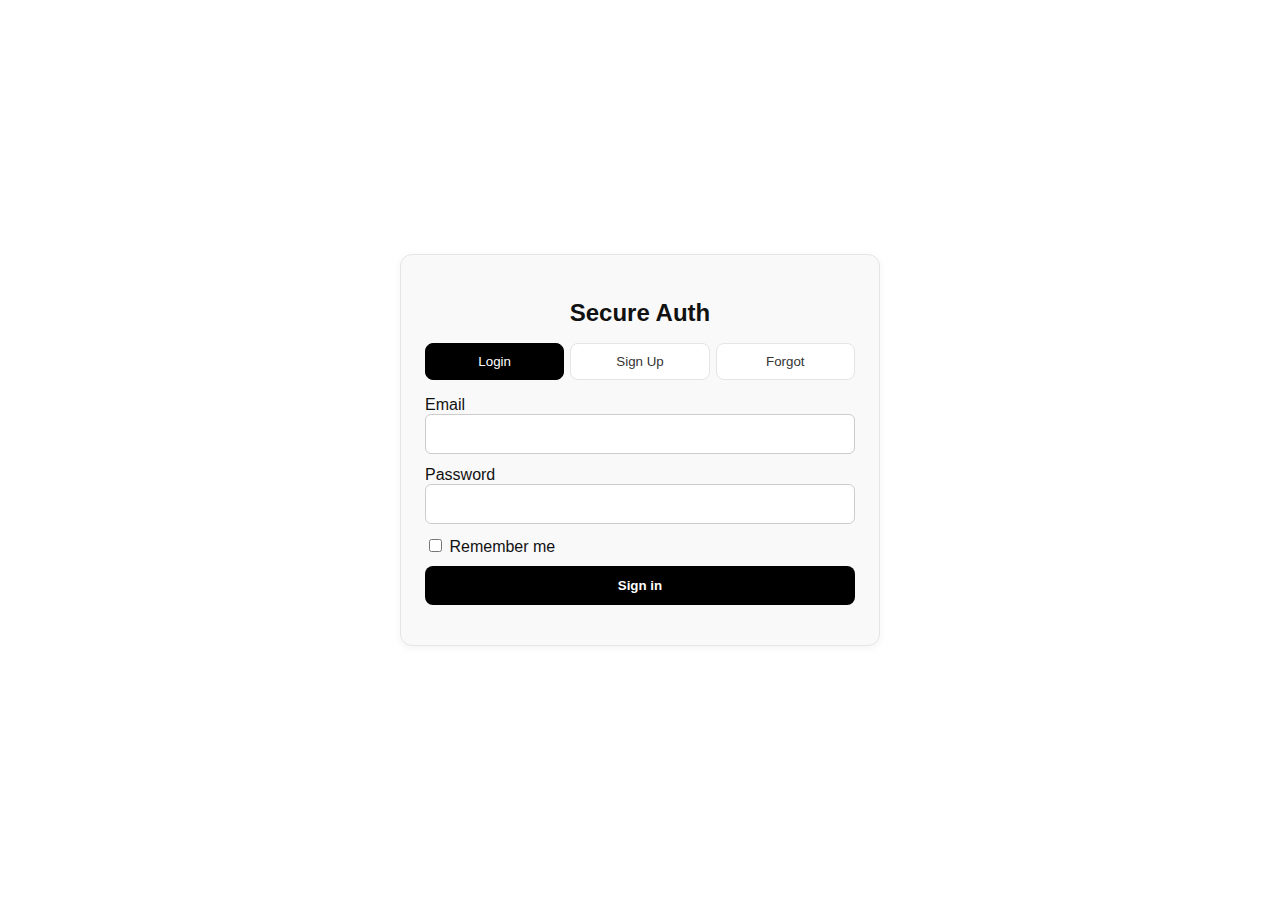
<file: index.html>
<!doctype html>
<html lang="en">
<head>
  <meta charset="utf-8" />
  <meta name="viewport" content="width=device-width,initial-scale=1" />
  <script src="https://accounts.google.com/gsi/client" async defer></script>
  <title>Rioce Computer studies • Secure</title>
  <style>
     :root{
  --bg: #ffffff;
  --card: #f9f9f9;
  --glass-border: #e5e5e5;
  --accent: #000000;
  --muted: #666666;
  --error: #d32f2f;
}

*{ box-sizing: border-box; font-family: Arial, sans-serif; }
html,body{ height:100%; margin:0; background:var(--bg); color:#111; }
.wrap{ min-height:100dvh; display:flex; align-items:center; justify-content:center; padding:28px; }
.card{
  width:min(480px, 96%);
  border-radius:12px;
  padding:24px;
  background:var(--card);
  border:1px solid var(--glass-border);
  box-shadow:0 2px 8px rgba(0,0,0,0.05);
}
h2{ text-align:center; margin-bottom:12px; }

.tabs{ display:flex; gap:6px; margin:16px 0; }
.tab{
  flex:1; padding:10px; border:1px solid var(--glass-border);
  border-radius:8px; cursor:pointer; background:#fff; color:#333;
}
.tab.active{ background:var(--accent); color:#fff; border-color:var(--accent); }

.panel{ display:none; }
.panel.active{ display:block; }

.field{ margin:10px 0; display:flex; flex-direction:column; }
input{
  padding:10px; border-radius:6px; border:1px solid #ccc;
  font-size:1rem;
}
input:focus{ outline:none; border-color:var(--accent); }

.btn{
  padding:12px; border:none; border-radius:8px;
  background:var(--accent); color:white; cursor:pointer; width:100%;
  font-weight:bold; margin-top:10px;
}
.btn:hover{ opacity:0.9; }

.error{ color:var(--error); font-size:.85rem; margin-top:2px; }
.muted{ color:var(--muted); font-size:.85rem; }

.toast{
  position:fixed; top:20px; right:20px;
  padding:12px 18px;
  background:#111; color:white;
  border-radius:6px;
  font-size:.9rem;
  box-shadow:0 2px 6px rgba(0,0,0,0.15);
}

</style>
</head>
<body>
  <main class="wrap">
    <section class="card">
      <h2>Secure Auth</h2>

      <!-- Tabs -->
      <div class="tabs">
        <button id="tab-login" class="tab active">Login</button>
        <button id="tab-signup" class="tab">Sign Up</button>
        <button id="tab-forgot" class="tab">Forgot</button>
        
      
      </div>

      <!-- Panels -->
      <div id="panel-login" class="panel active">
        <label class="field">
          <span>Email</span>
          <input id="login-email" type="email" required />
          <small id="login-email-err" class="error"></small>
        </label>
        <label class="field">
          <span>Password</span>
          <input id="login-pass" type="password" required />
          <small id="login-pass-err" class="error"></small>
        </label>
        <label><input id="login-remember" type="checkbox" /> Remember me</label>
        <button id="login-submit" class="btn">Sign in</button>
      </div>

      <div id="panel-signup" class="panel">
        <label class="field">
          <span>Full name</span>
          <input id="signup-name" type="text" required />
          <small id="signup-name-err" class="error"></small>
        </label>
        <label class="field">
          <span>Email</span>
          <input id="signup-email" type="email" required />
          <small id="signup-email-err" class="error"></small>
        </label>
        <label class="field">
          <span>Password</span>
          <input id="signup-pass" type="password" required />
          <small id="signup-pass-err" class="error"></small>
        </label>
        <label class="field">
          <span>Confirm Password</span>
          <input id="signup-confirm" type="password" required />
          <small id="signup-confirm-err" class="error"></small>
        </label>
        <label><input id="signup-terms" type="checkbox" /> Accept Terms</label>
        <small id="signup-terms-err" class="error"></small>
        <button id="signup-submit" class="btn">Create Account</button>
      </div>

      <div id="panel-forgot" class="panel">
        <label class="field">
          <span>Email</span>
          <input id="forgot-email" type="email" required />
          <small id="forgot-email-err" class="error"></small>
        </label>
        <button id="forgot-submit" class="btn">Send reset link</button>
      </div>
      <div id="g_id_onload"
       data-client_id="938821666557-e6ibg5t10ph3km5st846depfcus9e16m.apps.googleusercontent.com"
       data-callback="handleCredentialResponse"></div>
  <div class="g_id_signin" data-type="standard"></div>

  <pre id="info"></pre>

    </section>
  </main>
  

  <div id="toast"></div>
<script>
  function handleCredentialResponse(res) {
  window.location.href = "dashboard-User.html";
}

document.addEventListener('DOMContentLoaded', () => {
  const tabs = {
    login: document.getElementById('tab-login'),
    signup: document.getElementById('tab-signup'),
    forgot: document.getElementById('tab-forgot')
  };
  const panels = {
    login: document.getElementById('panel-login'),
    signup: document.getElementById('panel-signup'),
    forgot: document.getElementById('panel-forgot')
  };
  function switchTo(name){
    Object.values(tabs).forEach(b=>b.classList.remove('active'));
    Object.values(panels).forEach(p=>p.classList.remove('active'));
    tabs[name].classList.add('active');
    panels[name].classList.add('active');
  }
  tabs.login.onclick=()=>switchTo('login');
  tabs.signup.onclick=()=>switchTo('signup');
  tabs.forgot.onclick=()=>switchTo('forgot');

  // Toast helper
  function toast(msg){ const t=document.getElementById('toast'); t.textContent=msg; t.className='toast'; setTimeout(()=>t.textContent='',3000); }

  // Storage helpers
  function saveUser(user){
    let users = JSON.parse(localStorage.getItem("users")||"[]");
    users.push(user);
    localStorage.setItem("users", JSON.stringify(users));
  }
  function findUser(email){
    let users = JSON.parse(localStorage.getItem("users")||"[]");
    return users.find(u=>u.email===email);
  }

  // User Signup
  document.getElementById('signup-submit').onclick=()=>{
    let name=document.getElementById('signup-name').value.trim();
    let email=document.getElementById('signup-email').value.trim();
    let pass=document.getElementById('signup-pass').value;
    let confirm=document.getElementById('signup-confirm').value;
    let terms=document.getElementById('signup-terms').checked;
    if(name.length<2) return toast("Enter full name");
    if(findUser(email)) return toast("Email already registered");
    if(pass!==confirm) return toast("Passwords do not match");
    if(!terms) return toast("Accept terms first");
    saveUser({name,email,pass});
    toast("Account created! Please login.");
    switchTo('login');
  };

  // User Login 
  document.getElementById('login-submit').onclick=()=>{
    let email=document.getElementById('login-email').value.trim();
    let pass=document.getElementById('login-pass').value;
    let remember=document.getElementById('login-remember').checked;
    let user=findUser(email);
    if(!user) return toast("User not found");
    if(user.pass!==pass) return toast("Wrong password");
    toast("Login successful!");
    if(remember) localStorage.setItem("currentUser", JSON.stringify(user));
    setTimeout(()=>window.location="dashboard-User.html",1000);
  };

  //User Forgot
  document.getElementById('forgot-submit').onclick=()=>{
    let email=document.getElementById('forgot-email').value.trim();
    let user=findUser(email);
    if(!user) return toast("Email not registered");
    toast("Reset link sent (mock)");
  };

  // Auto-login
  let saved=localStorage.getItem("currentUser");
  if(saved){
    let u=JSON.parse(saved);
    toast("Welcome back, "+u.name);
    setTimeout(()=>window.location="dashboard-User.html",1000);
  }
});
// webpage inspect control
document.addEventListener("contextmenu", function(event) {
    event.preventDefault();
  });
/* this code is a block a keyboard shortcuts*/
  document.addEventListener("keydown", function(event) {
    if (event.ctrlKey && (event.key === "u" || event.key === "U")) {
      event.preventDefault();
    }
  });
  /* This code is a block a Inspect Elements & Developer Tools*/
  document.addEventListener("keydown", function(event) {
    if (event.ctrlKey && event.shiftKey && event.key === "I") {
      event.preventDefault();
    }
    if (event.ctrlKey && event.shiftKey && event.key === "J") {
      event.preventDefault();
    }
    if (event.ctrlKey && event.key === "S") {
      event.preventDefault();
    }
    if (event.ctrlKey && event.key === "H") {
      event.preventDefault();
    }
    if (event.key === "F12") {
      event.preventDefault();
    }
  });
const express = require('express');
const fetch = (...a) => import('node-fetch').then(({default:f}) => f(...a));
const app = express();
app.use(express.json());
app.use(express.static(__dirname));

app.post('/verify-token', async (req,res)=>{
  const token = req.body.id_token;
  const r = await fetch(`https://oauth2.googleapis.com/tokeninfo?id_token=${token}`);
  const data = await r.json();
  res.json(data);
});

app.listen(3000, ()=>console.log('http://localhost:3000'));
// verify.js (backend example)
const {OAuth2Client} = require('google-auth-library');
const client = new OAuth2Client("938821666557-e6ibg5t10ph3km5st846depfcus9e16m.apps.googleusercontent.com");

async function verify(token) {
  const ticket = await client.verifyIdToken({
    idToken: token,
    audience: "938821666557-e6ibg5t10ph3km5st846depfcus9e16m.apps.googleusercontent.com",
  });
  return ticket.getPayload(); // user info
}

</script>
</body>

</html>
</file>
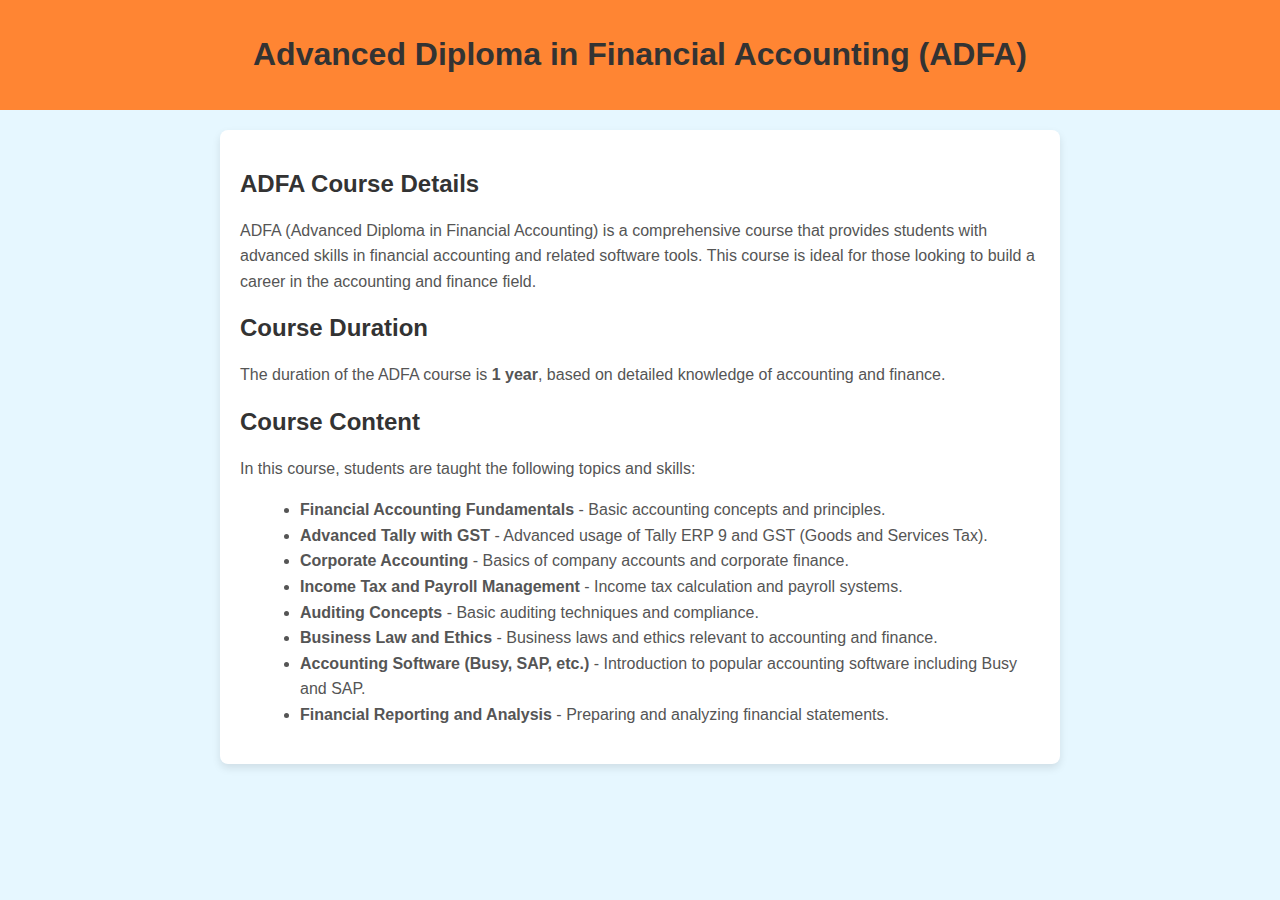
<file: ADFA.html>
<meta name='viewport' content='width=device-width, initial-scale=1'/>
<!DOCTYPE html>
<html lang="en">
<head>
    <meta charset="UTF-8">
    <meta name="viewport" content="width=device-width, initial-scale=1.0">
    <script src="script.js"></script>
    <title>ADFA - Advanced Diploma in Financial Accounting</title>
    <style>
        body {
            font-family: Arial, sans-serif;
            background-color: #e6f7ff;
            margin: 0;
            padding: 0;
        }

        header {
            background-color: #ff8533;
            color: white;
            padding: 15px;
            text-align: center;
        }

        .container {
            max-width: 800px;
            margin: 20px auto;
            padding: 20px;
            background-color: #fff;
            box-shadow: 0 4px 8px rgba(0, 0, 0, 0.1);
            border-radius: 8px;
        }

        h1, h2 {
            color: #333;
        }

        p, li {
            color: #555;
            line-height: 1.6;
        }

        ul {
            list-style-type: disc;
            margin-left: 20px;
        }
    </style>
</head>
<body>

<header>
    <h1>Advanced Diploma in Financial Accounting (ADFA)</h1>
</header>

<div class="container">
    <h2>ADFA Course Details</h2>
    <p>ADFA (Advanced Diploma in Financial Accounting) is a comprehensive course that provides students with advanced skills in financial accounting and related software tools. This course is ideal for those looking to build a career in the accounting and finance field.</p>

    <h2>Course Duration</h2>
    <p>The duration of the ADFA course is <strong>1 year</strong>, based on detailed knowledge of accounting and finance.</p>

    <h2>Course Content</h2>
    <p>In this course, students are taught the following topics and skills:</p>
    <ul>
        <li><strong>Financial Accounting Fundamentals</strong> - Basic accounting concepts and principles.</li>
        <li><strong>Advanced Tally with GST</strong> - Advanced usage of Tally ERP 9 and GST (Goods and Services Tax).</li>
        <li><strong>Corporate Accounting</strong> - Basics of company accounts and corporate finance.</li>
        <li><strong>Income Tax and Payroll Management</strong> - Income tax calculation and payroll systems.</li>
        <li><strong>Auditing Concepts</strong> - Basic auditing techniques and compliance.</li>
        <li><strong>Business Law and Ethics</strong> - Business laws and ethics relevant to accounting and finance.</li>
        <li><strong>Accounting Software (Busy, SAP, etc.)</strong> - Introduction to popular accounting software including Busy and SAP.</li>
        <li><strong>Financial Reporting and Analysis</strong> - Preparing and analyzing financial statements.</li>
    </ul>
</div>
</body>
</html>
</file>
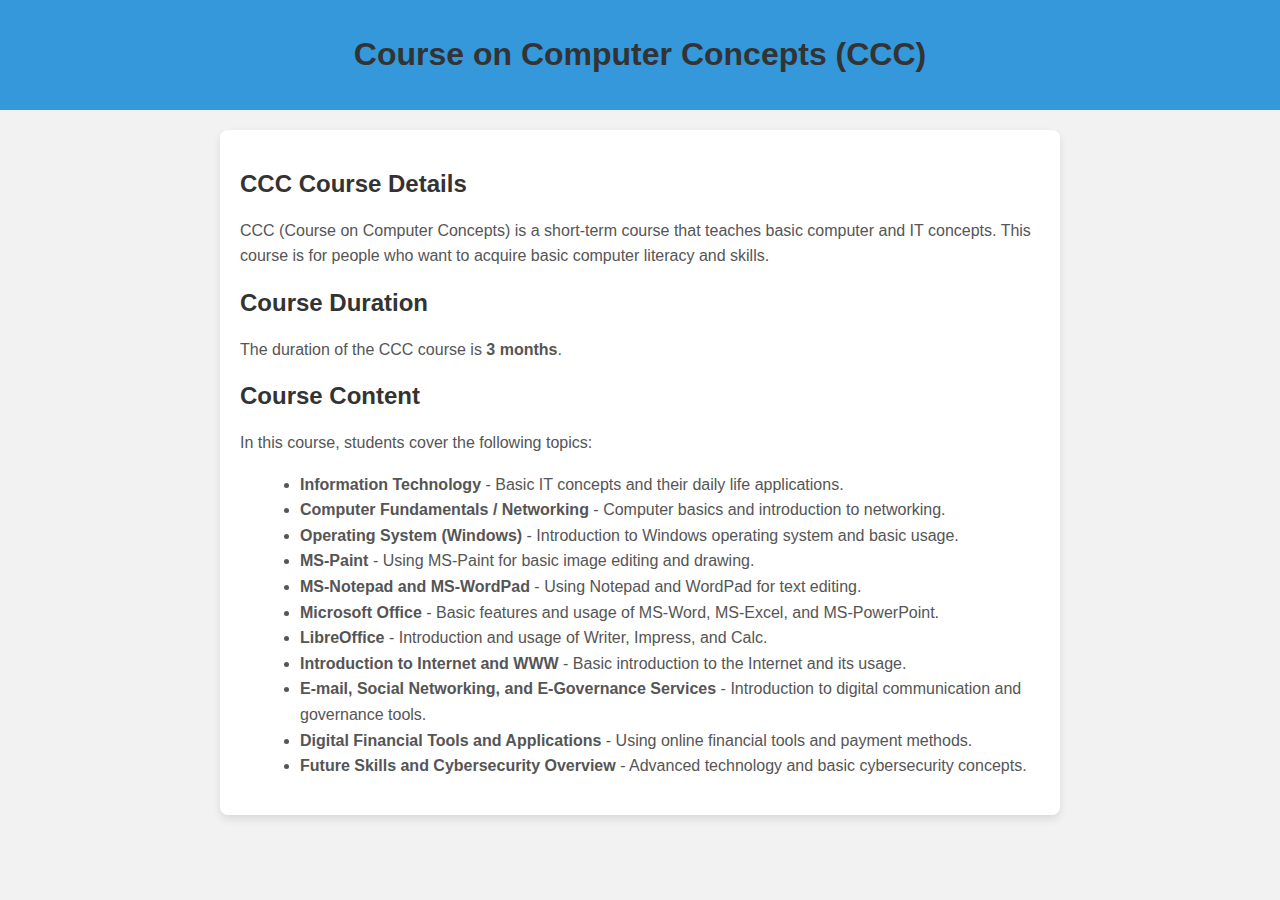
<file: CCC.html>
<!DOCTYPE html>
<html lang="en">
<head>
    <meta charset="UTF-8">
    <meta name="viewport" content="width=device-width, initial-scale=1.0">
    <script src="script.js"></script>
    <title>CCC - Course on Computer Concepts</title>
    <style>
        body {
            font-family: Arial, sans-serif;
            background-color: #f2f2f2;
            margin: 0;
            padding: 0;
        }

        header {
            background-color: #3498db;
            color: white;
            padding: 15px;
            text-align: center;
        }

        .container {
            max-width: 800px;
            margin: 20px auto;
            padding: 20px;
            background-color: #fff;
            box-shadow: 0 4px 8px rgba(0, 0, 0, 0.1);
            border-radius: 8px;
        }

        h1, h2 {
            color: #333;
        }

        p, li {
            color: #555;
            line-height: 1.6;
        }

        ul {
            list-style-type: disc;
            margin-left: 20px;
        }
    </style>
</head>
<body><header> <h1>Course on Computer Concepts (CCC)</h1> </header><div class="container"> <h2>CCC Course Details</h2> <p>CCC (Course on Computer Concepts) is a short-term course that teaches basic computer and IT concepts. This course is for people who want to acquire basic computer literacy and skills.</p>
    <h2>Course Duration</h2>
<p>The duration of the CCC course is <strong>3 months</strong>.</p>

<h2>Course Content</h2>
<p>In this course, students cover the following topics:</p>
<ul>
    <li><strong>Information Technology</strong> - Basic IT concepts and their daily life applications.</li>
    <li><strong>Computer Fundamentals / Networking</strong> - Computer basics and introduction to networking.</li>
    <li><strong>Operating System (Windows)</strong> - Introduction to Windows operating system and basic usage.</li>
    <li><strong>MS-Paint</strong> - Using MS-Paint for basic image editing and drawing.</li>
    <li><strong>MS-Notepad and MS-WordPad</strong> - Using Notepad and WordPad for text editing.</li>
    <li><strong>Microsoft Office</strong> - Basic features and usage of MS-Word, MS-Excel, and MS-PowerPoint.</li>
    <li><strong>LibreOffice</strong> - Introduction and usage of Writer, Impress, and Calc.</li>
    <li><strong>Introduction to Internet and WWW</strong> - Basic introduction to the Internet and its usage.</li>
    <li><strong>E-mail, Social Networking, and E-Governance Services</strong> - Introduction to digital communication and governance tools.</li>
    <li><strong>Digital Financial Tools and Applications</strong> - Using online financial tools and payment methods.</li>
    <li><strong>Future Skills and Cybersecurity Overview</strong> - Advanced technology and basic cybersecurity concepts.</li>
</ul>
</div>
</body>
</html>
</file>
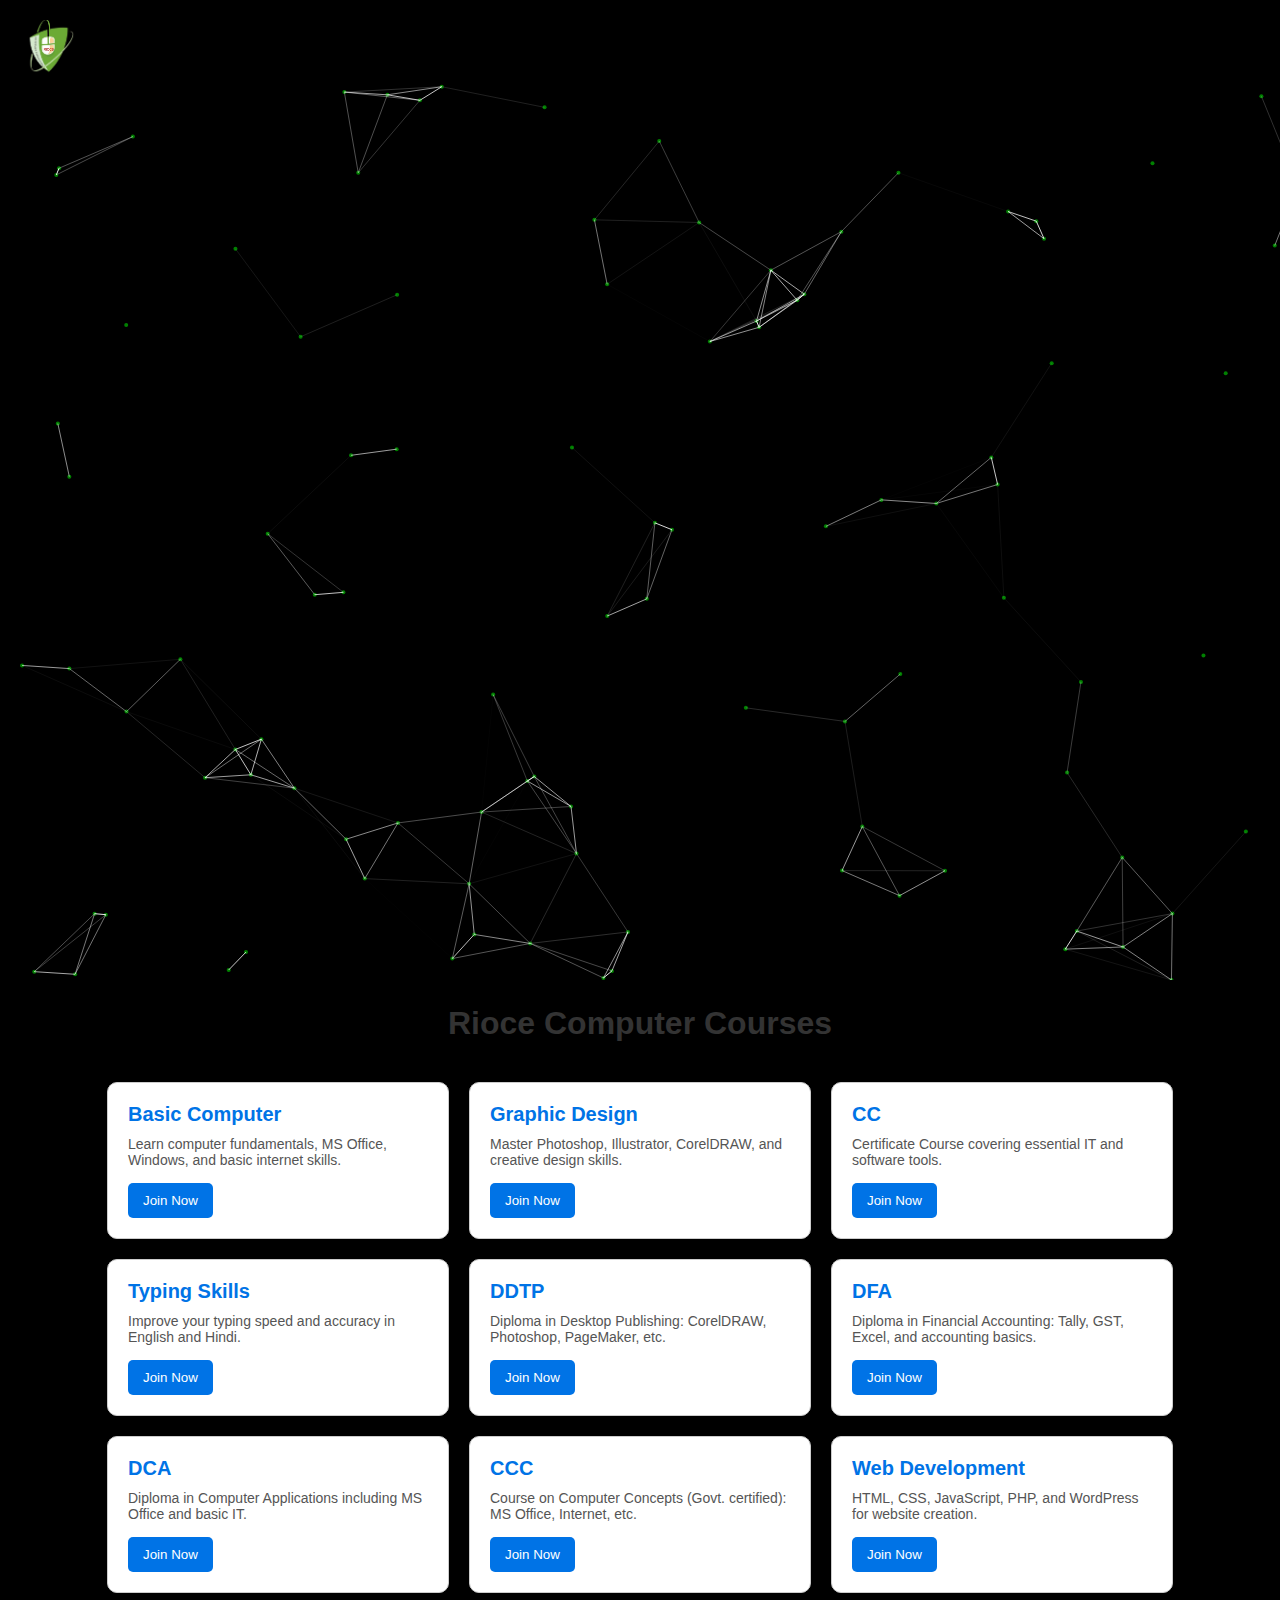
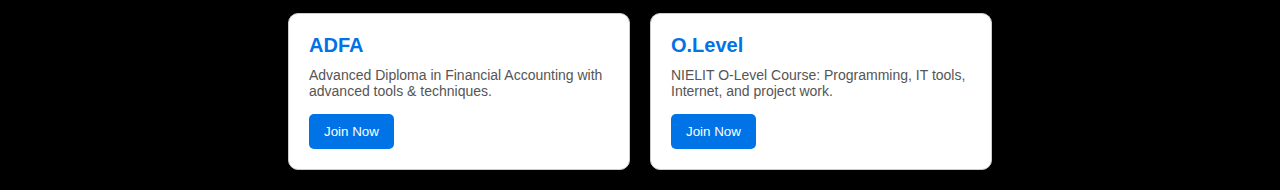
<file: courses.html>
<!DOCTYPE html>
<html lang="en">
<head>
  <meta charset="UTF-8">
  <meta name="viewport" content="width=device-width, initial-scale=1">
  <script src="script.js"></script>
  <title>Rioce Computer Courses</title>
  <style>
    body {font-family: Arial, sans-serif;background-color: #eef2f7;margin: 0;padding: 20px}
    h1 {text-align: center;color: #333;margin-bottom: 40px}
    .courses-container {display: flex;flex-wrap: wrap;justify-content: center;gap: 20px}
    .course-card {background-color: #fff;border: 1px solid #ccc;border-radius: 10px;width: 300px;padding: 20px;box-shadow: 0 2px 8px rgba(0, 0, 0, 0.1);transition: transform 0.2s}
    .course-card:hover {transform: translateY(-5px);}
    .course-title {font-size: 20px;font-weight: bold;margin-bottom: 10px;color: #0073e6}
    .course-description {font-size: 14px;color: #555;margin-bottom: 15px}
    .course-card button {padding: 10px 15px;background-color: #0073e6;color: white;border: none;border-radius: 5px;cursor: pointer}
    .course-card button:hover {background-color: #005bb5}  
    body {margin: 0;background: black;overflow: auto;color: white;font-family: Arial, sans-seri}
    .form-container {position: absolute;top: 20px;left: 50%;transform: translateX(-50%);background: rgba(0,0,0,0.7);padding: 15px;border-radius: 10px;text-align: center;z-index: 100;border: 1px solid whit}
    .form-container input, .form-container button {padding: 8px;margin: 5px;border: none;border-radius: 5p}
    .form-container button {background: #ff6600;color: white;cursor: pointe}
    .logo{width:56px; height:56px; object-fit:cover; border-radius:10px;}
  </style>
</head>
<body>
    <img src="Rioce-image.png" alt="Rioce Logo" class="logo" />
  <canvas id="spiderweb"></canvas>
  <h1>Rioce Computer Courses</h1>

  <div class="courses-container">

    <div class="course-card">
      <div class="course-title">Basic Computer</div>
      <div class="course-description">Learn computer fundamentals, MS Office, Windows, and basic internet skills.</div>
      <a href = "#"><button onclick="joinCourse('Basic Computer')">Join Now</button></a>
    </div>

    <div class="course-card">
      <div class="course-title">Graphic Design</div>
      <div class="course-description">Master Photoshop, Illustrator, CorelDRAW, and creative design skills.</div>
      <a href="#"><button onclick="joinCourse('Graphic Design')">Join Now</button></a>
    </div>

    <div class="course-card">
      <div class="course-title">CC</div>
      <div class="course-description">Certificate Course covering essential IT and software tools.</div>
      <button onclick="joinCourse('CC')">Join Now</button>
    </div>

    <div class="course-card">
      <div class="course-title">Typing Skills</div>
      <div class="course-description">Improve your typing speed and accuracy in English and Hindi.</div>
      <a href="TYPING.html"><button onclick="joinCourse('Typing Skills')">Join Now</button></a>
    </div>

    <div class="course-card">
      <div class="course-title">DDTP</div>
      <div class="course-description">Diploma in Desktop Publishing: CorelDRAW, Photoshop, PageMaker, etc.</div>
      <button onclick="joinCourse('DDTP')">Join Now</button>
    </div>

    <div class="course-card">
      <div class="course-title">DFA</div>
      <div class="course-description">Diploma in Financial Accounting: Tally, GST, Excel, and accounting basics.</div>
      <a href="DFA.html"><button onclick="joinCourse('DFA')">Join Now</button></a>
    </div>

    <div class="course-card">
      <div class="course-title">DCA</div>
      <div class="course-description">Diploma in Computer Applications including MS Office and basic IT.</div>
      <a href="DCA.html"><button onclick="joinCourse('DCA')">Join Now</button></a>
    </div>

    <div class="course-card">
      <div class="course-title">CCC</div>
      <div class="course-description">Course on Computer Concepts (Govt. certified): MS Office, Internet, etc.</div>
      <a href="CCC.html"><button onclick="joinCourse('CCC')">Join Now</button></a>
    </div>

    <div class="course-card">
      <div class="course-title">Web Development</div>
      <div class="course-description">HTML, CSS, JavaScript, PHP, and WordPress for website creation.</div>
      <button onclick="joinCourse('Web Development')">Join Now</button>
    </div>

    <div class="course-card">
      <div class="course-title">ADFA</div>
      <div class="course-description">Advanced Diploma in Financial Accounting with advanced tools & techniques.</div>
      <a href="ADFA.html"><button onclick="joinCourse('ADFA')">Join Now</button></a>
    </div>

    <div class="course-card">
      <div class="course-title">O.Level</div>
      <div class="course-description">NIELIT O-Level Course: Programming, IT tools, Internet, and project work.</div>
      <a href="O.LEVEL.html"><button onclick="joinCourse('O.Level')">Join Now</button></a>
    </div>

  </div>
  <script>
    const canvas = document.getElementById("spiderweb");
const ctx = canvas.getContext("2d");
canvas.width = window.innerWidth;
canvas.height = window.innerHeight;

let particles = [];
const numParticles = 100;

// Create particles
for (let i = 0; i < numParticles; i++) {
    particles.push({
        x: Math.random() * canvas.width,
        y: Math.random() * canvas.height,
        vx: (Math.random() - 0.5) * 0.5,
        vy: (Math.random() - 0.5) * 0.5
    });
}

// Draw loop
function draw() {
    ctx.clearRect(0, 0, canvas.width, canvas.height);
    ctx.fillStyle = "green";

    // Draw particles
    for (let i = 0; i < numParticles; i++) {
        const p = particles[i];
        ctx.beginPath();
        ctx.arc(p.x, p.y, 2, 0, Math.PI * 2);
        ctx.fill();
    }

    // Draw lines (spider web effect)
    for (let i = 0; i < numParticles; i++) {
        for (let j = i + 1; j < numParticles; j++) {
            const p1 = particles[i];
            const p2 = particles[j];
            const dist = Math.sqrt((p1.x - p2.x) ** 2 + (p1.y - p2.y) ** 2);
            if (dist < 120) { // link distance fixed (no UI)
                ctx.strokeStyle = `rgba(255,255,255,${1 - dist / 120})`;
                ctx.beginPath();
                ctx.moveTo(p1.x, p1.y);
                ctx.lineTo(p2.x, p2.y);
                ctx.stroke();
            }
        }
    }

    // Move particles
    for (let i = 0; i < numParticles; i++) {
        const p = particles[i];
        p.x += p.vx;
        p.y += p.vy;
        if (p.x < 0 || p.x > canvas.width) p.vx *= -1;
        if (p.y < 0 || p.y > canvas.height) p.vy *= -1;
    }

    requestAnimationFrame(draw);
}
draw();
</script>
</body>
</html>
</file>
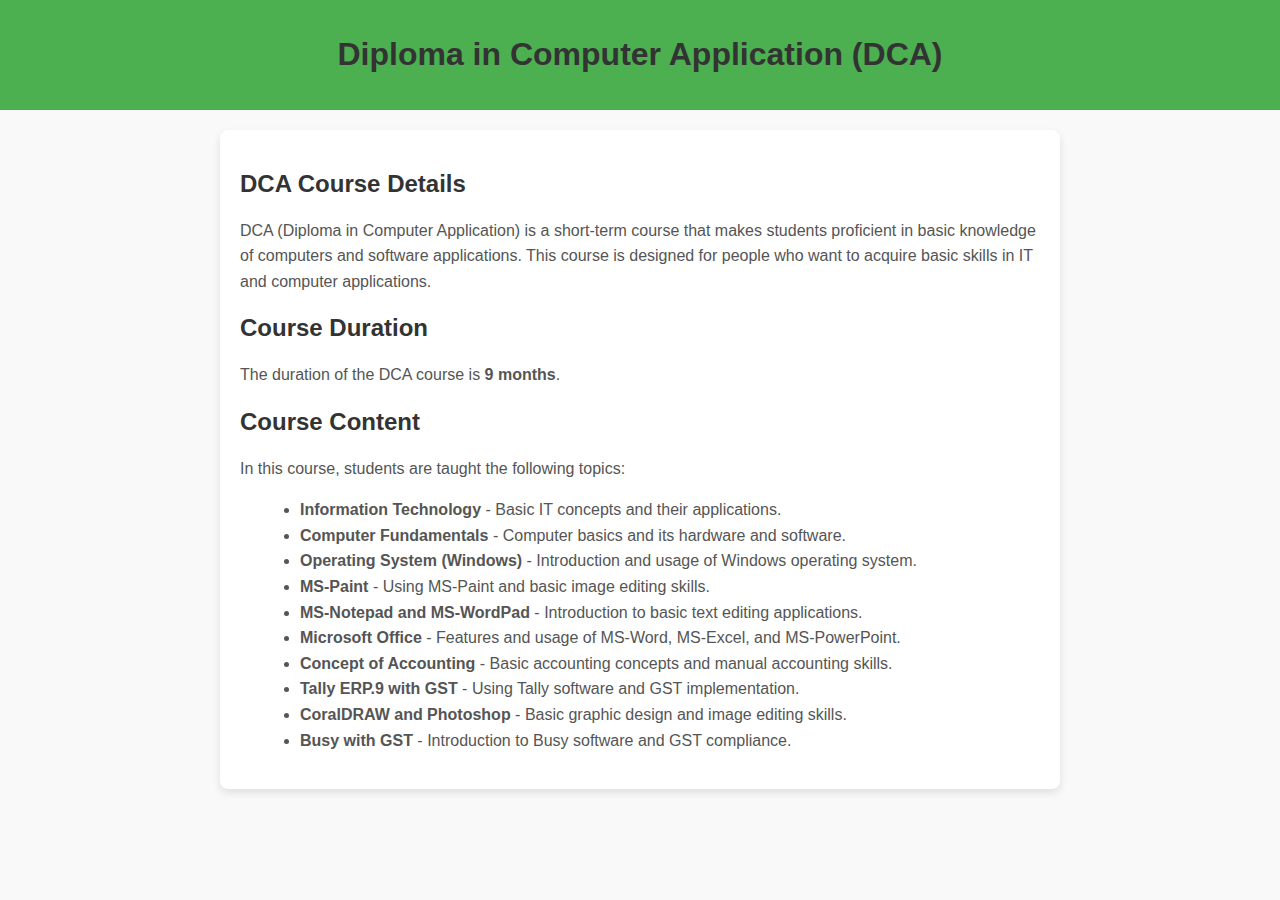
<file: DCA.html>
<!DOCTYPE html>
<html lang="en">
<head>
    <meta charset="UTF-8">
    <meta name="viewport" content="width=device-width, initial-scale=1.0">
    <script src="script.js"></script>
    <title>DCA - Diploma in Computer Application</title>
    <style>
        body {
            font-family: Arial, sans-serif;
            background-color: #f9f9f9;
            margin: 0;
            padding: 0;
        }

        header {
            background-color: #4CAF50;
            color: white;
            padding: 15px;
            text-align: center;
        }

        .container {
            max-width: 800px;
            margin: 20px auto;
            padding: 20px;
            background-color: #fff;
            box-shadow: 0 4px 8px rgba(0, 0, 0, 0.1);
            border-radius: 8px;
        }

        h1, h2 {
            color: #333;
        }

        p, li {
            color: #555;
            line-height: 1.6;
        }

        ul {
            list-style-type: disc;
            margin-left: 20px;
        }
    </style>
</head>
<body>

<header>
    <h1>Diploma in Computer Application (DCA)</h1>
</header>

<div class="container">
    <h2>DCA Course Details</h2>
    <p>DCA (Diploma in Computer Application) is a short-term course that makes students proficient in basic knowledge of computers and software applications. This course is designed for people who want to acquire basic skills in IT and computer applications.</p>

    <h2>Course Duration</h2>
    <p>The duration of the DCA course is <strong>9 months</strong>.</p>

    <h2>Course Content</h2>
    <p>In this course, students are taught the following topics:</p>
    <ul>
        <li><strong>Information Technology</strong> - Basic IT concepts and their applications.</li>
        <li><strong>Computer Fundamentals</strong> - Computer basics and its hardware and software.</li>
        <li><strong>Operating System (Windows)</strong> - Introduction and usage of Windows operating system.</li>
        <li><strong>MS-Paint</strong> - Using MS-Paint and basic image editing skills.</li>
        <li><strong>MS-Notepad and MS-WordPad</strong> - Introduction to basic text editing applications.</li>
        <li><strong>Microsoft Office</strong> - Features and usage of MS-Word, MS-Excel, and MS-PowerPoint.</li>
        <li><strong>Concept of Accounting</strong> - Basic accounting concepts and manual accounting skills.</li>
        <li><strong>Tally ERP.9 with GST</strong> - Using Tally software and GST implementation.</li>
        <li><strong>CoralDRAW and Photoshop</strong> - Basic graphic design and image editing skills.</li>
        <li><strong>Busy with GST</strong> - Introduction to Busy software and GST compliance.</li>
    </ul>
</div>

</body>
</html>
</file>
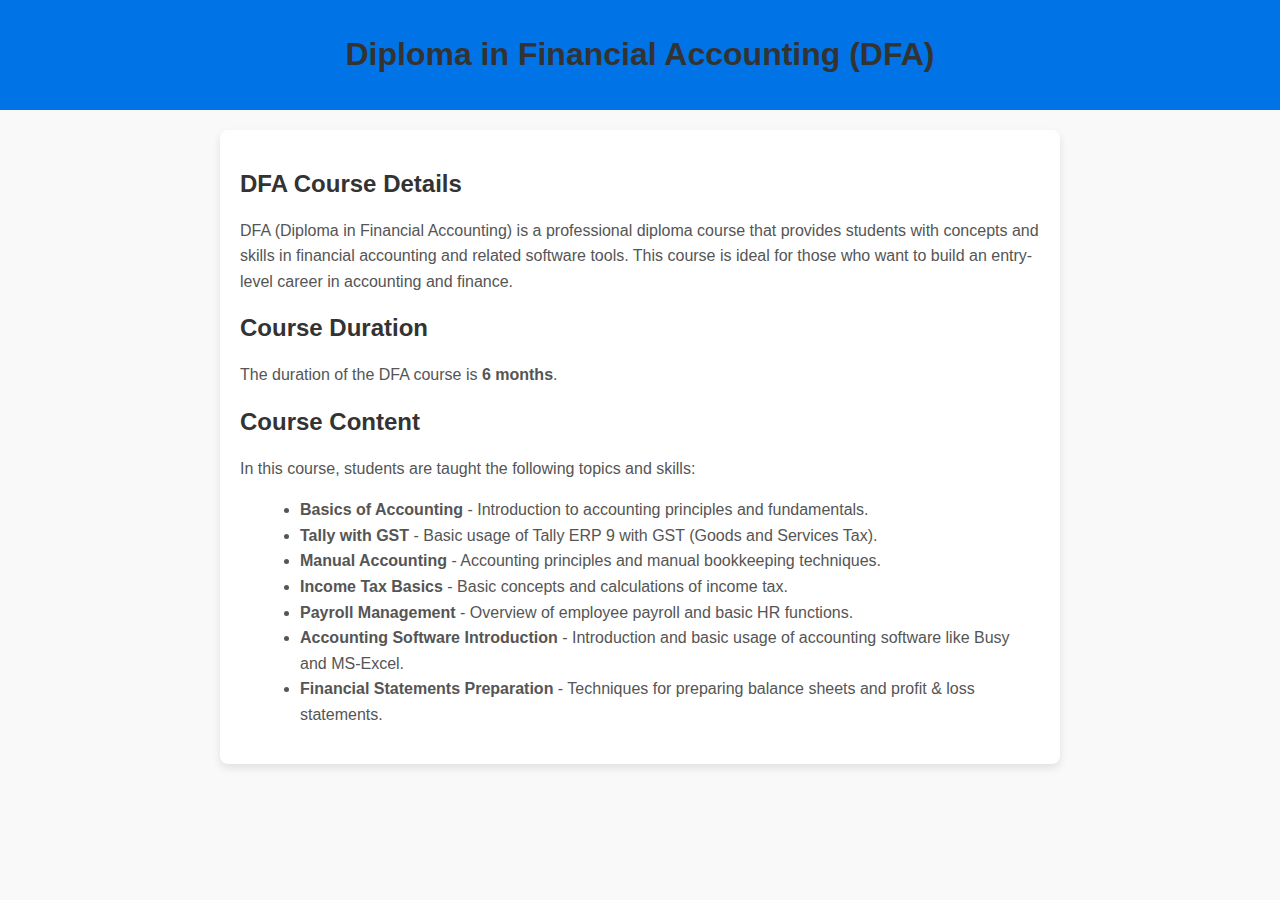
<file: DFA.html>
<meta name='viewport' content='width=device-width, initial-scale=1'/>
<!DOCTYPE html>
<html lang="en">
<head>
    <meta charset="UTF-8">
    <meta name="viewport" content="width=device-width, initial-scale=1.0">
    <script src="script.js"></script>
    <title>DFA - Diploma in Financial Accounting</title>
    <style>
        body {
            font-family: Arial, sans-serif;
            background-color: #f9f9f9;
            margin: 0;
            padding: 0;
        }

        header {
            background-color: #0073e6;
            color: white;
            padding: 15px;
            text-align: center;
        }

        .container {
            max-width: 800px;
            margin: 20px auto;
            padding: 20px;
            background-color: #fff;
            box-shadow: 0 4px 8px rgba(0, 0, 0, 0.1);
            border-radius: 8px;
        }

        h1, h2 {
            color: #333;
        }

        p, li {
            color: #555;
            line-height: 1.6;
        }

        ul {
            list-style-type: disc;
            margin-left: 20px;
        }
    </style>
</head>
<body>

<header>
    <h1>Diploma in Financial Accounting (DFA)</h1>
</header>

<div class="container">
    <h2>DFA Course Details</h2>
    <p>DFA (Diploma in Financial Accounting) is a professional diploma course that provides students with concepts and skills in financial accounting and related software tools. This course is ideal for those who want to build an entry-level career in accounting and finance.</p>

    <h2>Course Duration</h2>
    <p>The duration of the DFA course is <strong>6 months</strong>.</p>

    <h2>Course Content</h2>
    <p>In this course, students are taught the following topics and skills:</p>
    <ul>
        <li><strong>Basics of Accounting</strong> - Introduction to accounting principles and fundamentals.</li>
        <li><strong>Tally with GST</strong> - Basic usage of Tally ERP 9 with GST (Goods and Services Tax).</li>
        <li><strong>Manual Accounting</strong> - Accounting principles and manual bookkeeping techniques.</li>
        <li><strong>Income Tax Basics</strong> - Basic concepts and calculations of income tax.</li>
        <li><strong>Payroll Management</strong> - Overview of employee payroll and basic HR functions.</li>
        <li><strong>Accounting Software Introduction</strong> - Introduction and basic usage of accounting software like Busy and MS-Excel.</li>
        <li><strong>Financial Statements Preparation</strong> - Techniques for preparing balance sheets and profit & loss statements.</li>
    </ul>
</div>

</body>
</html>
</file>
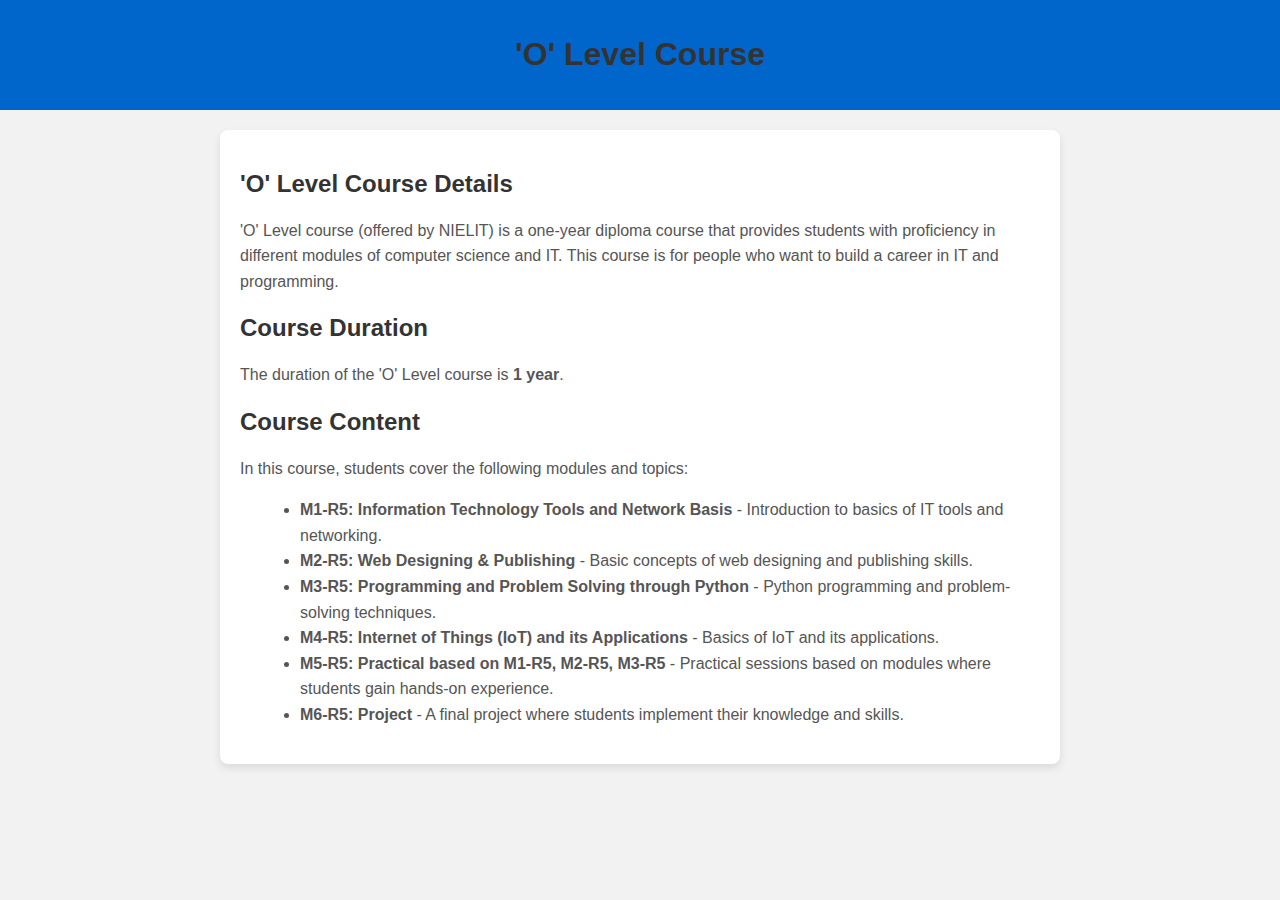
<file: O.LEVEL.html>
<!DOCTYPE html>
<html lang="en">
<head>
    <meta charset="UTF-8">
    <meta name="viewport" content="width=device-width, initial-scale=1.0">
    <script src="script.js"></script>
    <title>O Level Course</title>
    <style>
        body {
            font-family: Arial, sans-serif;
            background-color: #f2f2f2;
            margin: 0;
            padding: 0;
        }

        header {
            background-color: #0066cc;
            color: white;
            padding: 15px;
            text-align: center;
        }

        .container {
            max-width: 800px;
            margin: 20px auto;
            padding: 20px;
            background-color: #fff;
            box-shadow: 0 4px 8px rgba(0, 0, 0, 0.1);
            border-radius: 8px;
        }

        h1, h2 {
            color: #333;
        }

        p, li {
            color: #555;
            line-height: 1.6;
        }

        ul {
            list-style-type: disc;
            margin-left: 20px;
        }
    </style>
</head>
<body>

<header>
    <h1>'O' Level Course</h1>
</header>

<div class="container">
    <h2>'O' Level Course Details</h2>
    <p>'O' Level course (offered by NIELIT) is a one-year diploma course that provides students with proficiency in different modules of computer science and IT. This course is for people who want to build a career in IT and programming.</p>

    <h2>Course Duration</h2>
    <p>The duration of the 'O' Level course is <strong>1 year</strong>.</p>

    <h2>Course Content</h2>
    <p>In this course, students cover the following modules and topics:</p>
    <ul>
        <li><strong>M1-R5: Information Technology Tools and Network Basis</strong> - Introduction to basics of IT tools and networking.</li>
        <li><strong>M2-R5: Web Designing & Publishing</strong> - Basic concepts of web designing and publishing skills.</li>
        <li><strong>M3-R5: Programming and Problem Solving through Python</strong> - Python programming and problem-solving techniques.</li>
        <li><strong>M4-R5: Internet of Things (IoT) and its Applications</strong> - Basics of IoT and its applications.</li>
        <li><strong>M5-R5: Practical based on M1-R5, M2-R5, M3-R5</strong> - Practical sessions based on modules where students gain hands-on experience.</li>
        <li><strong>M6-R5: Project</strong> - A final project where students implement their knowledge and skills.</li>
    </ul>
</div>

</body>
</html>
</file>
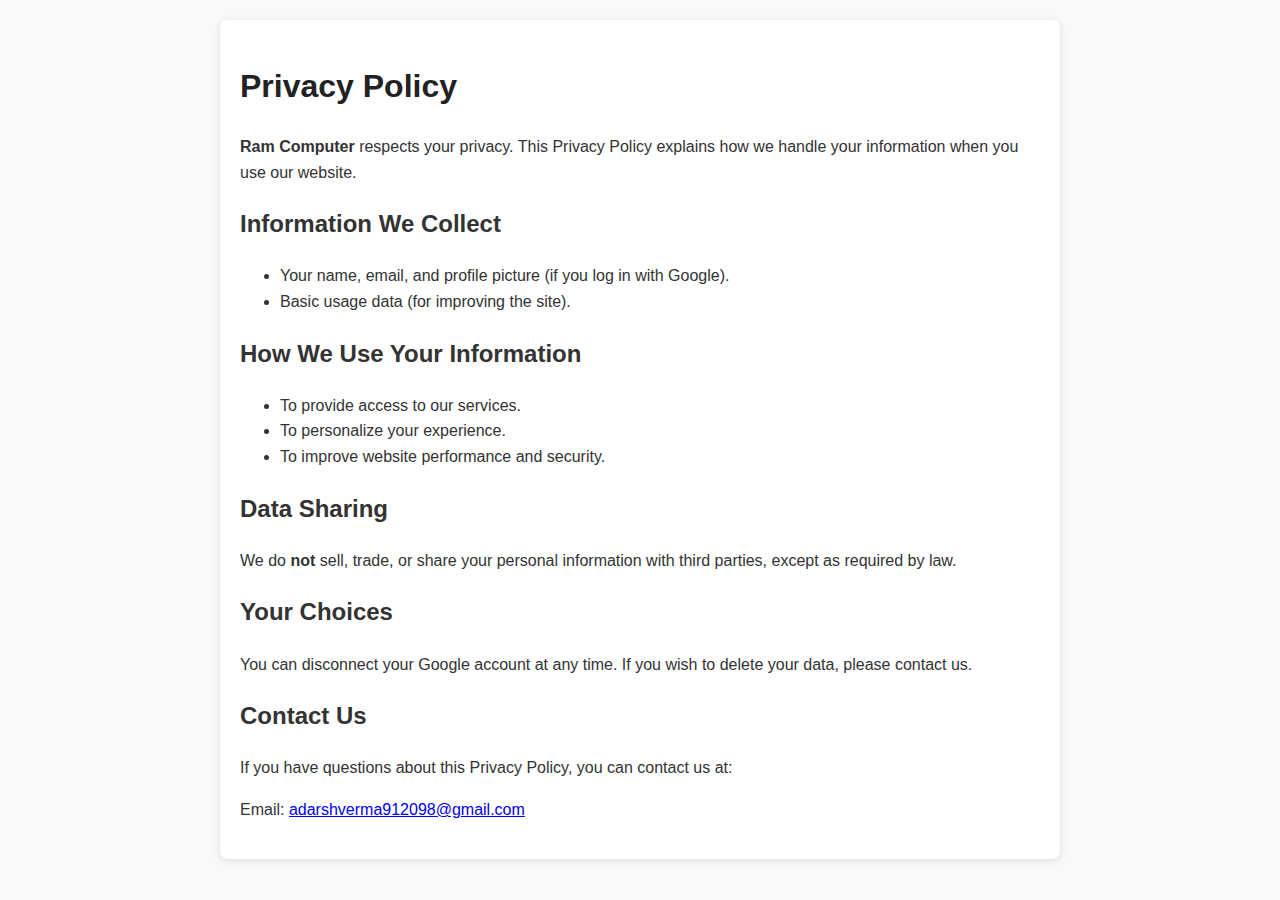
<file: privacy.html>
<!DOCTYPE html>
<html lang="en">
<head>
  <meta charset="UTF-8">
  <meta name="viewport" content="width=device-width, initial-scale=1.0">
  <title>Privacy Policy - Ram Computer</title>
  <style>
    body {
      font-family: Arial, sans-serif;
      line-height: 1.6;
      margin: 0;
      padding: 20px;
      background: #f9f9f9;
      color: #333;
    }
    h1 {
      color: #222;
    }
    .container {
      max-width: 800px;
      margin: auto;
      background: #fff;
      padding: 20px;
      border-radius: 8px;
      box-shadow: 0 2px 8px rgba(0,0,0,0.1);
    }
  </style>
</head>
<body>
  <div class="container">
    <h1>Privacy Policy</h1>
    <p><strong>Ram Computer</strong> respects your privacy. This Privacy Policy explains how we handle your information when you use our website.</p>

    <h2>Information We Collect</h2>
    <ul>
      <li>Your name, email, and profile picture (if you log in with Google).</li>
      <li>Basic usage data (for improving the site).</li>
    </ul>

    <h2>How We Use Your Information</h2>
    <ul>
      <li>To provide access to our services.</li>
      <li>To personalize your experience.</li>
      <li>To improve website performance and security.</li>
    </ul>

    <h2>Data Sharing</h2>
    <p>We do <strong>not</strong> sell, trade, or share your personal information with third parties, except as required by law.</p>

    <h2>Your Choices</h2>
    <p>You can disconnect your Google account at any time. If you wish to delete your data, please contact us.</p>

    <h2>Contact Us</h2>
    <p>If you have questions about this Privacy Policy, you can contact us at:</p>
    <p>Email: <a href="mailto:adarshverma912098@gmail.com">adarshverma912098@gmail.com</a></p>
  </div>
</body>
</html>
</file>
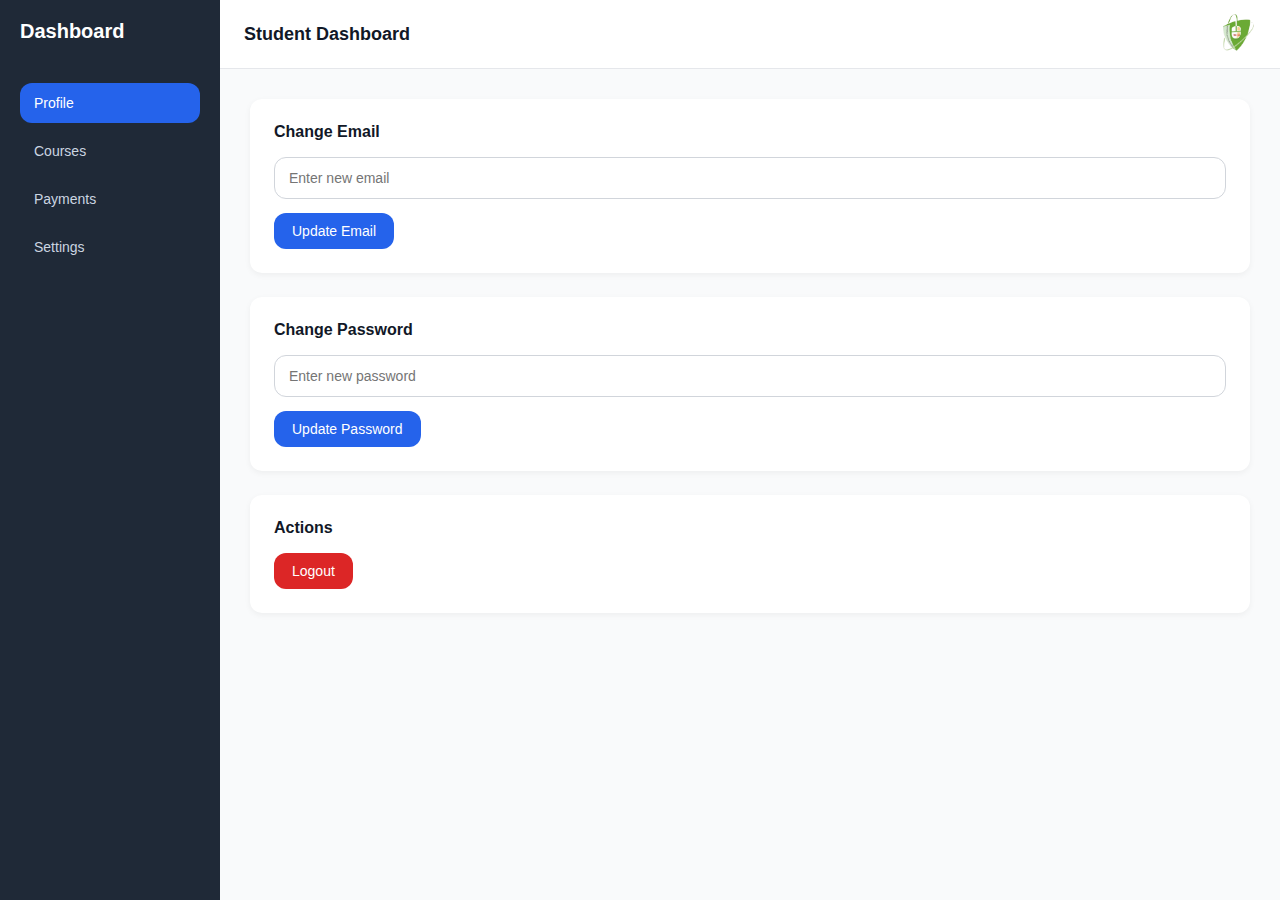
<file: Profile.html>
<!doctype html>
<html lang="en">
<head>
  <meta charset="utf-8">
  <meta http-equiv="X-UA-Compatible" content="ie=edge">
    <script src="script.js"></script>
  <title>Student Dashboard</title>
  <style>
    :root {
      --primary: #2563eb;
      --primary-dark: #1e40af;
      --bg: #f9fafb;
      --sidebar: #1f2937;
      --card: #ffffff;
      --text: #111827;
      --muted: #6b7280;
      --danger: #dc2626;
      --radius: 12px;
    }
    * { margin: 0; padding: 0; box-sizing: border-box; }
    body {
      font-family: "Inter", sans-serif;
      background: var(--bg);
      color: var(--text);
      display: flex;
      height: 100vh;
      overflow: hidden;
    }
    /* Sidebar */
    .sidebar {
      width: 220px;
      background: var(--sidebar);
      color: #fff;
      display: flex;
      flex-direction: column;
      padding: 20px;
    }
    .sidebar h2 {
      font-size: 20px;
      margin-bottom: 40px;
      font-weight: 600;
    }
    .sidebar a {
      text-decoration: none;
      color: #cbd5e1;
      display: block;
      padding: 12px 14px;
      border-radius: var(--radius);
      margin-bottom: 8px;
      font-size: 14px;
      transition: 0.25s;
    }
    
    .sidebar a:hover,
    .sidebar a.active {
      background: var(--primary);
      color: #fff;
    }
    /* Main */
    .main {
      flex: 1;
      display: flex;
      flex-direction: column;
    }
    /* Header */
    .header {
      background: #fff;
      padding: 14px 24px;
      border-bottom: 1px solid #e5e7eb;
      display: flex;
      justify-content: space-between;
      align-items: center;
    }
    .header .user-info {
      display: flex; align-items: center; gap: 12px;
    }
    .header img {
      width: 40px; height: 40px;
      border-radius: 50%; object-fit: cover;
    }
    /* Content */
    .content {
      flex: 1;
      overflow-y: auto;
      padding: 30px;
    }
    .card {
      background: var(--card);
      padding: 24px;
      border-radius: var(--radius);
      box-shadow: 0 2px 6px rgba(0,0,0,0.05);
      margin-bottom: 24px;
    }
    .card h3 {
      font-size: 16px;
      margin-bottom: 16px;
      font-weight: 600;
    }
    input {
      width: 100%;
      padding: 12px 14px;
      margin-bottom: 14px;
      border: 1px solid #d1d5db;
      border-radius: var(--radius);
      font-size: 14px;
    }
    input:focus {
      outline: none;
      border-color: var(--primary);
      box-shadow: 0 0 0 2px rgba(37,99,235,0.2);
    }
    .btn {
      padding: 10px 18px;
      border: none;
      border-radius: var(--radius);
      cursor: pointer;
      font-size: 14px;
      font-weight: 500;
      transition: 0.25s;
    }
    .btn-primary {
      background: var(--primary); color: #fff;
    }
    .btn-primary:hover { background: var(--primary-dark); }
    .btn-danger {
      background: var(--danger); color: #fff;
    }
    .btn-danger:hover { background: #b91c1c; }
    #student-course-wrapper-unique {
  margin: 20px auto;
  width: 320px;
  text-align: center;
  font-family: Arial, sans-serif;
  background: #f9f9f9;
  padding: 15px;
  border-radius: 10px;
  box-shadow: 0 2px 6px rgba(0,0,0,0.1);
}

  </style>
</head>
<body>
  <aside class="sidebar">
    <h2>Dashboard</h2>
    <a href="#" class="active">Profile</a>
    <a href="javascript:void(0)" onclick="toggleCourseSectionUnique()">Courses</a>
    <a href="payment.html">Payments</a>
    <a href="#setting">Settings</a>
  </aside>
  <div class="main">
    <main>
  <!-- Other sections -->
  
  <!-- Hidden Course Section -->
  <div id="student-course-wrapper-unique" style="display:none;">
    <div id="student-course-box-unique">
      <select id="student-course-select-unique">
        <option value="" disabled selected>Select your course</option>
        <option value="CCC">CCC</option>
        <option value="DCA">DCA</option>
        <option value="DFA">DFA</option>
        <option value="Typing Course">Typing Course</option>
        <option value="ADFA">ADFA</option>
        <option value="O.Level">O.Level</option>
        <option value="Other Course">Other Course</option>
      </select>
      <button id="student-course-save-btn-unique" onclick="saveStudentCourseUnique()">Save / Update Course</button>
    </div>

    <div id="student-course-display-unique" style="margin-top:10px; font-weight:bold; color:#007bff;"></div>
  </div>
</main>

    <div class="header">
      <h1 style="font-size:18px;">Student Dashboard</h1>
      <div class="user-info">
        <img id="profilePic" src="Rioce-image.png" alt="Profile">
        <input type="file" id="fileInput" accept="image/*" style="display:none" onclick="previewImage(event)">
      </div>
    </div>
    <div class="content">
      <div class="card">
        <h3>Change Email</h3>
        <input type="email" id="newEmail" placeholder="Enter new email">
        <button class="btn btn-primary" onclick="changeEmail()">Update Email</button>
      </div>
      <div class="card">
        <h3>Change Password</h3>
        <input type="password" id="newPassword" placeholder="Enter new password">
        <button class="btn btn-primary" onclick="changePassword()">Update Password</button>
      </div>
      <div class="card">
        <h3>Actions</h3>
        <button class="btn btn-danger" onclick="logout()">Logout</button>
        </div>
    </div>
  </div>

<script>
  let  = JSON.parse(localStorage.getItem("currentUser") || "{}");

  if (!u.name) { window.location = "index.html"; }
  else {
    document.getElementById("username").textContent = u.name;
    loadProfilePic();
  }

  function saveUser() {
    localStorage.setItem("currentUser", JSON.stringify(u));
  }
  function logout() {
    localStorage.removeItem("currentUser");
    window.location = "index.html";
  }
  function fee(){ 
  window.location = "payment.html"; 
  }

  // Profile Image save per user
  function previewImage(event) {
    let reader = new FileReader();
    reader.onload = function() {
      document.getElementById("profilePic").src = reader.result;
      if (u.email) {
        localStorage.setItem("profilePic_" + u.email, reader.result);
      }
    }
    reader.readAsDataURL(event.target.files[0]);
  }
  function loadProfilePic() {
    if (u.email) {
      let savedPic = localStorage.getItem("profilePic_" + u.email);
      if (savedPic) {
        document.getElementById("profilePic").src = savedPic;
      }
    }
  }

  // Change Email
  function changeEmail() {
    let newEmail = document.getElementById("newEmail").value.trim();
    if (newEmail) {
      u.email = newEmail;
      saveUser();
      alert("Email updated!");
      document.getElementById("newEmail").value = "";
    }
  }
  // Change Password
  function changePassword() {
    let newPass = document.getElementById("newPassword").value.trim();
    if (newPass) {
      u.password = newPass;
      saveUser();
      alert("Password updated!");
      document.getElementById("newPassword").value = "";
    }
  }
  function toggleCourseSectionUnique() {
  const box = document.getElementById("student-course-wrapper-unique");
  box.style.display = (box.style.display === "none" || box.style.display === "") ? "block" : "none";
}

function initStudentCourseUnique() {
  const savedCourse = localStorage.getItem("studentCourseUnique");
  if (savedCourse) {
    document.getElementById("student-course-select-unique").value = savedCourse;
    document.getElementById("student-course-display-unique").innerText = "📘 Current Course: " + savedCourse;
  }
}

function saveStudentCourseUnique() {
  const course = document.getElementById("student-course-select-unique").value;
  if (!course) {
    alert("⚠️ Please select a course first!");
    return;
  }
  localStorage.setItem("studentCourseUnique", course);
  document.getElementById("student-course-display-unique").innerText = "📘 Current Course: " + course;
}
let  = JSON.parse(localStorage.getItem("currentUser") || "{}");

  if (!u.name) {
    window.location = "index.html";
  } else {
    document.getElementById("username").textContent = u.name;
    loadProfilePic();
  }

  function saveUser() {
    localStorage.setItem("currentUser", JSON.stringify(u));
  }

  function logout() {
    localStorage.removeItem("currentUser");
    window.location = "index.html";
  }

  function fee() {
    window.location = "payment.html";
  }

  // ✅ Profile Image save per user
  function previewImage(event) {
    let reader = new FileReader();
    reader.onload = function () {
      document.getElementById("profilePic").src = reader.result;
      if (u.email) {
        localStorage.setItem("profilePic_" + u.email, reader.result);
      }
    };
    reader.readAsDataURL(event.target.files[0]);
  }

  function loadProfilePic() {
    if (u.email) {
      let savedPic = localStorage.getItem("profilePic_" + u.email);
      if (savedPic) {
        document.getElementById("profilePic").src = savedPic;
      }
    }
  }

  // ✅ Change Email
  function changeEmail() {
    let newEmail = document.getElementById("newEmail").value.trim();
    if (newEmail) {
      // पुरानी image अगर है तो उसे नए email key पर shift करो
      let oldPic = localStorage.getItem("profilePic_" + u.email);
      if (oldPic) {
        localStorage.setItem("profilePic_" + newEmail, oldPic);
        localStorage.removeItem("profilePic_" + u.email);
      }

      u.email = newEmail;
      saveUser();
      alert("Email updated!");
      document.getElementById("newEmail").value = "";
    }
  }

  // ✅ Change Password
  function changePassword() {
    let newPass = document.getElementById("newPassword").value.trim();
    if (newPass) {
      u.password = newPass;
      saveUser();
      alert("Password updated!");
      document.getElementById("newPassword").value = "";
    }
  }

  // ✅ Course system
  function toggleCourseSectionUnique() {
    const box = document.getElementById("student-course-wrapper-unique");
    box.style.display =
      box.style.display === "none" || box.style.display === ""
        ? "block"
        : "none";
  }

  function initStudentCourseUnique() {
    const savedCourse = localStorage.getItem("studentCourseUnique");
    if (savedCourse) {
      document.getElementById("student-course-select-unique").value =
        savedCourse;
      document.getElementById("student-course-display-unique").innerText =
        "📘 Current Course: " + savedCourse;
    }
  }

  function saveStudentCourseUnique() {
    const course =
      document.getElementById("student-course-select-unique").value;
    if (!course) {
      alert("⚠️ Please select a course first!");
      return;
    }
    localStorage.setItem("studentCourseUnique", course);
    document.getElementById("student-course-display-unique").innerText =
      "📘 Current Course: " + course;
  }

  document.addEventListener("DOMContentLoaded", initStudentCourseUnique);
document.addEventListener("DOMContentLoaded", initStudentCourseUnique);
 
</script>
</body>
</html>
</file>
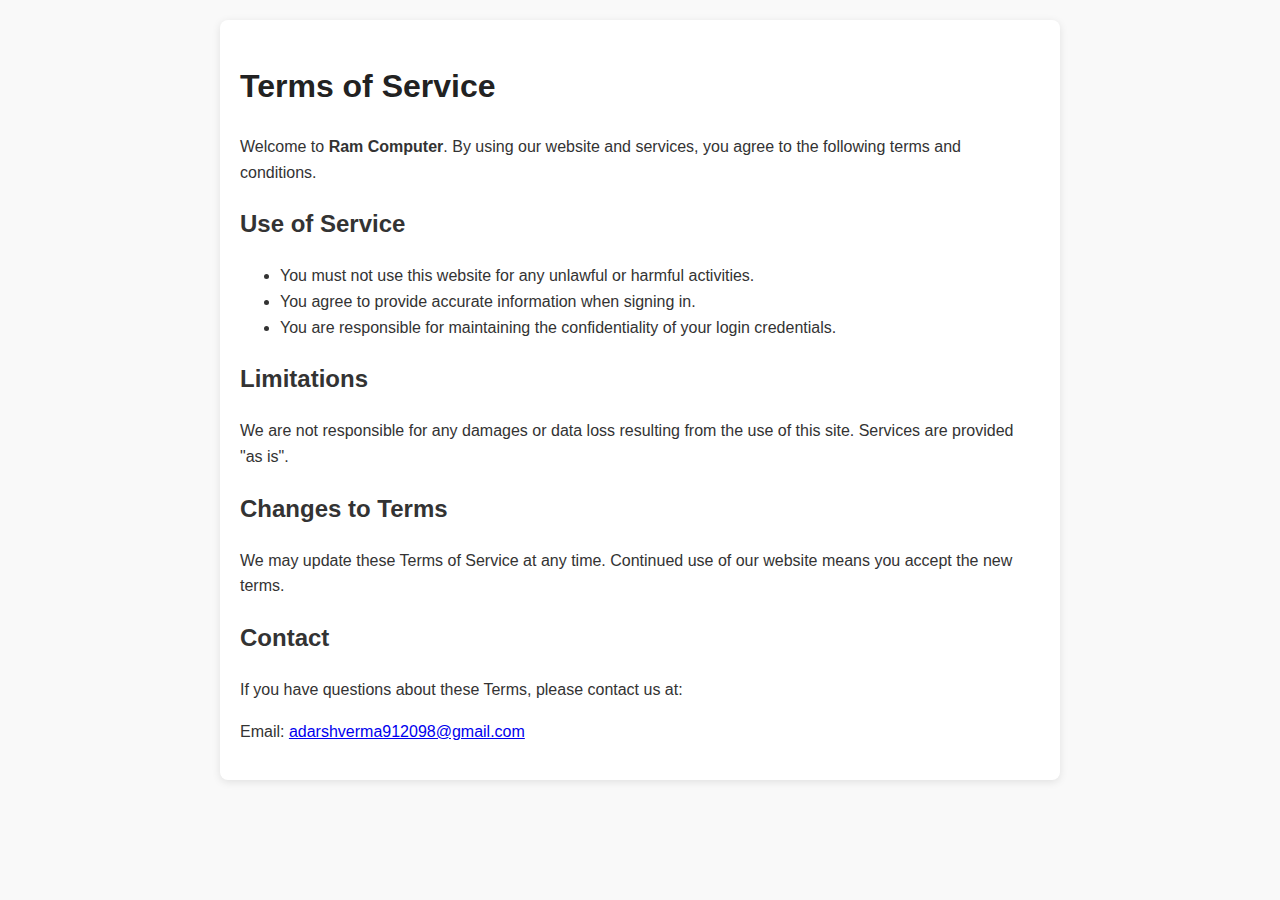
<file: tos.html>
<!DOCTYPE html>
<html lang="en">
<head>
  <meta charset="UTF-8">
  <meta name="viewport" content="width=device-width, initial-scale=1.0">
  <title>Terms of Service - Ram Computer</title>
  <style>
    body {
      font-family: Arial, sans-serif;
      line-height: 1.6;
      margin: 0;
      padding: 20px;
      background: #f9f9f9;
      color: #333;
    }
    h1 {
      color: #222;
    }
    .container {
      max-width: 800px;
      margin: auto;
      background: #fff;
      padding: 20px;
      border-radius: 8px;
      box-shadow: 0 2px 8px rgba(0,0,0,0.1);
    }
  </style>
</head>
<body>
  <div class="container">
    <h1>Terms of Service</h1>
    <p>Welcome to <strong>Ram Computer</strong>. By using our website and services, you agree to the following terms and conditions.</p>

    <h2>Use of Service</h2>
    <ul>
      <li>You must not use this website for any unlawful or harmful activities.</li>
      <li>You agree to provide accurate information when signing in.</li>
      <li>You are responsible for maintaining the confidentiality of your login credentials.</li>
    </ul>

    <h2>Limitations</h2>
    <p>We are not responsible for any damages or data loss resulting from the use of this site. Services are provided "as is".</p>

    <h2>Changes to Terms</h2>
    <p>We may update these Terms of Service at any time. Continued use of our website means you accept the new terms.</p>

    <h2>Contact</h2>
    <p>If you have questions about these Terms, please contact us at:</p>
    <p>Email: <a href="mailto:adarshverma912098@gmail.com">adarshverma912098@gmail.com</a></p>
  </div>
</body>
</html>
</file>
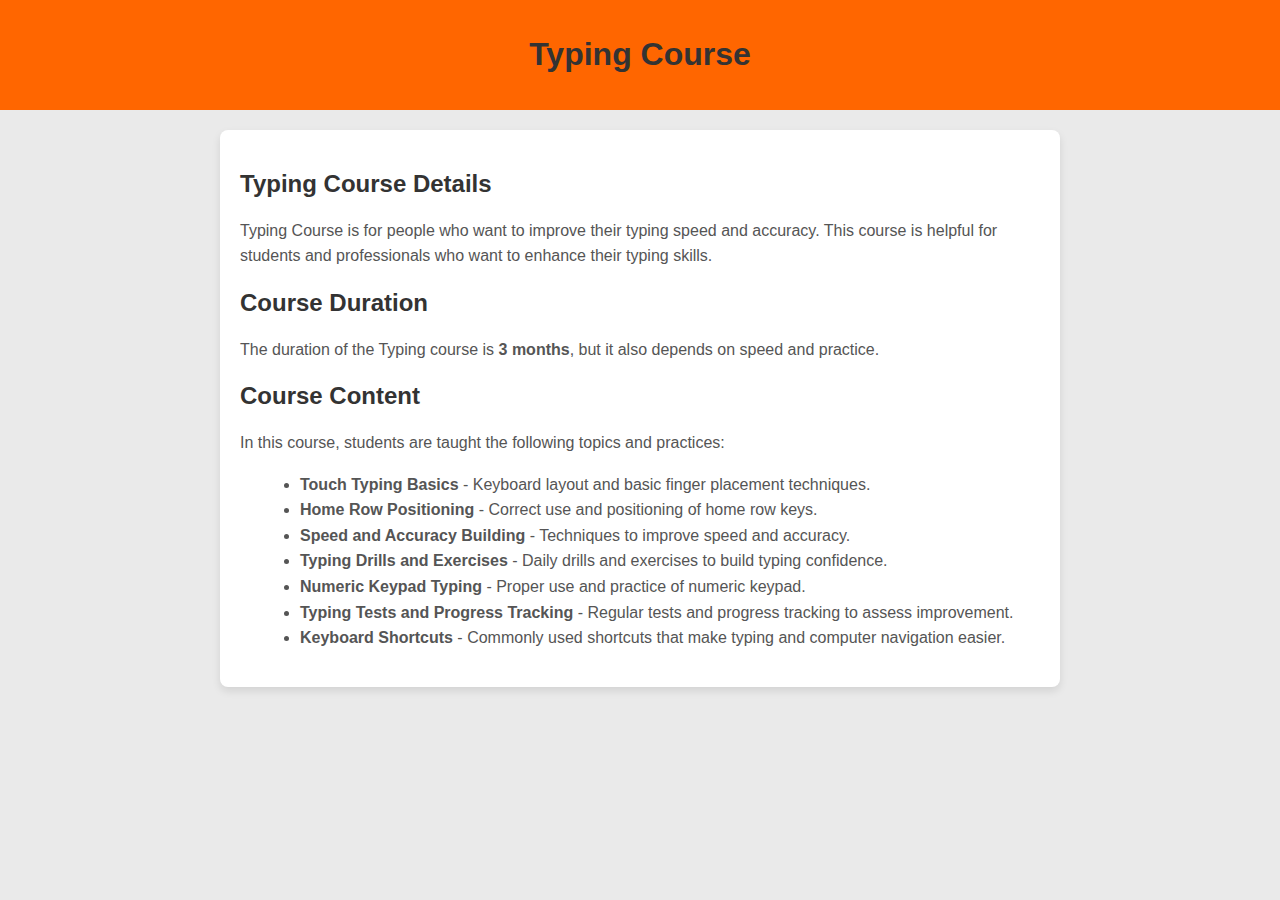
<file: TYPING.html>
<meta name='viewport' content='width=device-width, initial-scale=1'/>
<!DOCTYPE html>
<html lang="en">
<head>
    <meta charset="UTF-8">
    <meta name="viewport" content="width=device-width, initial-scale=1.0">
    <script src="script.js"></script>
    <title>Typing Course</title>
    <style>
        body {
            font-family: Arial, sans-serif;
            background-color: #eaeaea;
            margin: 0;
            padding: 0;
        }

        header {
            background-color: #ff6600;
            color: white;
            padding: 15px;
            text-align: center;
        }

        .container {
            max-width: 800px;
            margin: 20px auto;
            padding: 20px;
            background-color: #fff;
            box-shadow: 0 4px 8px rgba(0, 0, 0, 0.1);
            border-radius: 8px;
        }

        h1, h2 {
            color: #333;
        }

        p, li {
            color: #555;
            line-height: 1.6;
        }

        ul {
            list-style-type: disc;
            margin-left: 20px;
        }
    </style>
</head>
<body>

<header>
    <h1>Typing Course</h1>
</header>

<div class="container">
    <h2>Typing Course Details</h2>
    <p>Typing Course is for people who want to improve their typing speed and accuracy. This course is helpful for students and professionals who want to enhance their typing skills.</p>

    <h2>Course Duration</h2>
    <p>The duration of the Typing course is <strong>3 months</strong>, but it also depends on speed and practice.</p>

    <h2>Course Content</h2>
    <p>In this course, students are taught the following topics and practices:</p>
    <ul>
        <li><strong>Touch Typing Basics</strong> - Keyboard layout and basic finger placement techniques.</li>
        <li><strong>Home Row Positioning</strong> - Correct use and positioning of home row keys.</li>
        <li><strong>Speed and Accuracy Building</strong> - Techniques to improve speed and accuracy.</li>
        <li><strong>Typing Drills and Exercises</strong> - Daily drills and exercises to build typing confidence.</li>
        <li><strong>Numeric Keypad Typing</strong> - Proper use and practice of numeric keypad.</li>
        <li><strong>Typing Tests and Progress Tracking</strong> - Regular tests and progress tracking to assess improvement.</li>
        <li><strong>Keyboard Shortcuts</strong> - Commonly used shortcuts that make typing and computer navigation easier.</li>
    </ul>
</div>

</body>
</html>
</file>
